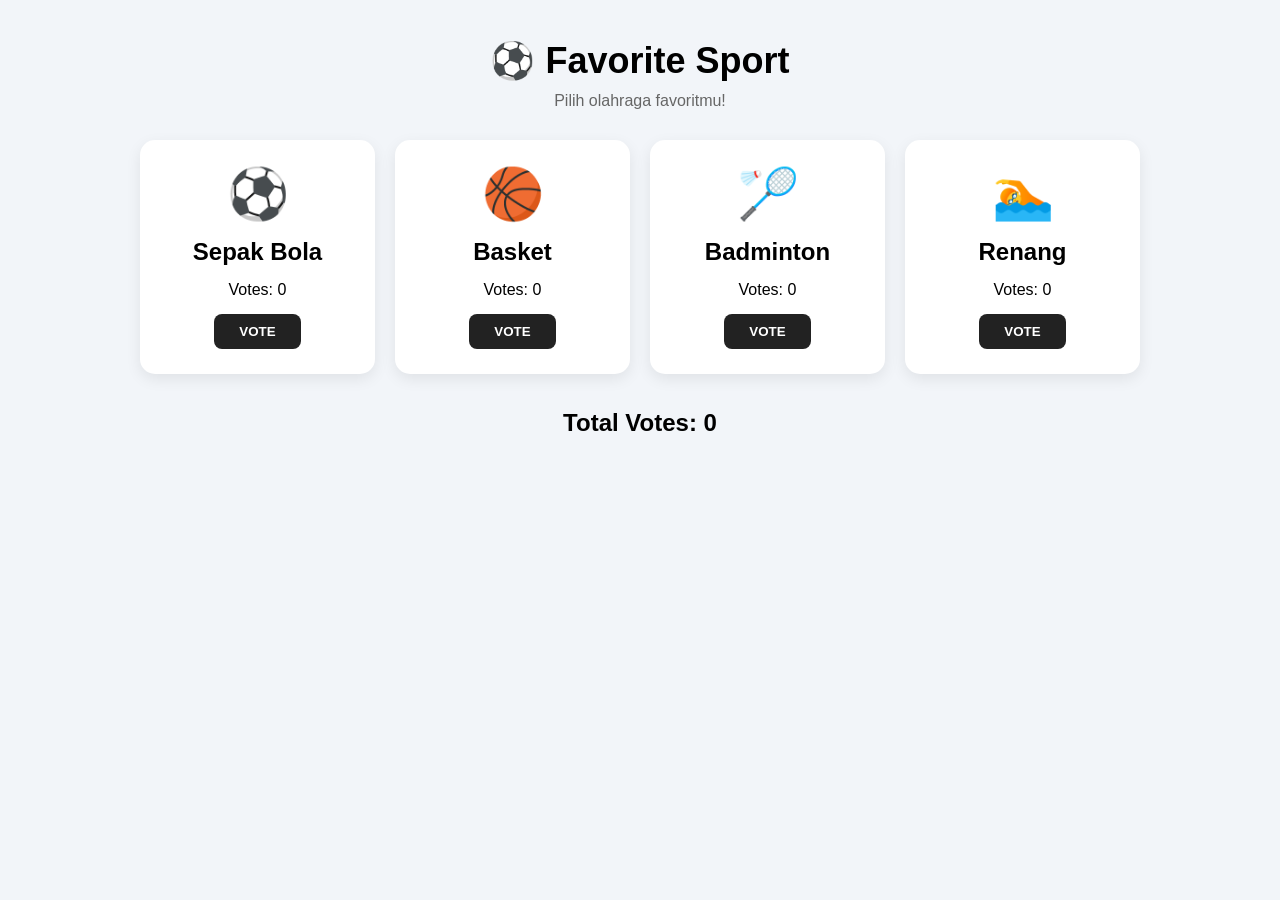
<file: mini-voting-app/index.html>
<!DOCTYPE html>
<html lang="en">
<head>
    <meta charset="UTF-8">
    <meta name="viewport" content="width=device-width, initial-scale=1.0">
    <title>Favorite Sport Voting</title>

    <link rel="stylesheet" href="style.css">
</head>

<body>

    <div class="container">

        <h1>⚽ Favorite Sport</h1>
        <p>Pilih olahraga favoritmu!</p>

        <div class="cards">

            <div class="card">
                <div class="emoji">⚽</div>
                <h2>Sepak Bola</h2>
                <p>Votes: <span id="footballVotes">0</span></p>
                <button id="footballBtn">VOTE</button>
            </div>

            <div class="card">
                <div class="emoji">🏀</div>
                <h2>Basket</h2>
                <p>Votes: <span id="basketballVotes">0</span></p>
                <button id="basketballBtn">VOTE</button>
            </div>

            <div class="card">
                <div class="emoji">🏸</div>
                <h2>Badminton</h2>
                <p>Votes: <span id="badmintonVotes">0</span></p>
                <button id="badmintonBtn">VOTE</button>
            </div>

            <div class="card">
                <div class="emoji">🏊</div>
                <h2>Renang</h2>
                <p>Votes: <span id="swimmingVotes">0</span></p>
                <button id="swimmingBtn">VOTE</button>
            </div>

        </div>

        <h2>Total Votes: <span id="totalVotes">0</span></h2>

        <p id="message"></p>

    </div>

    <script src="script.js"></script>
</body>
</html>
</file>
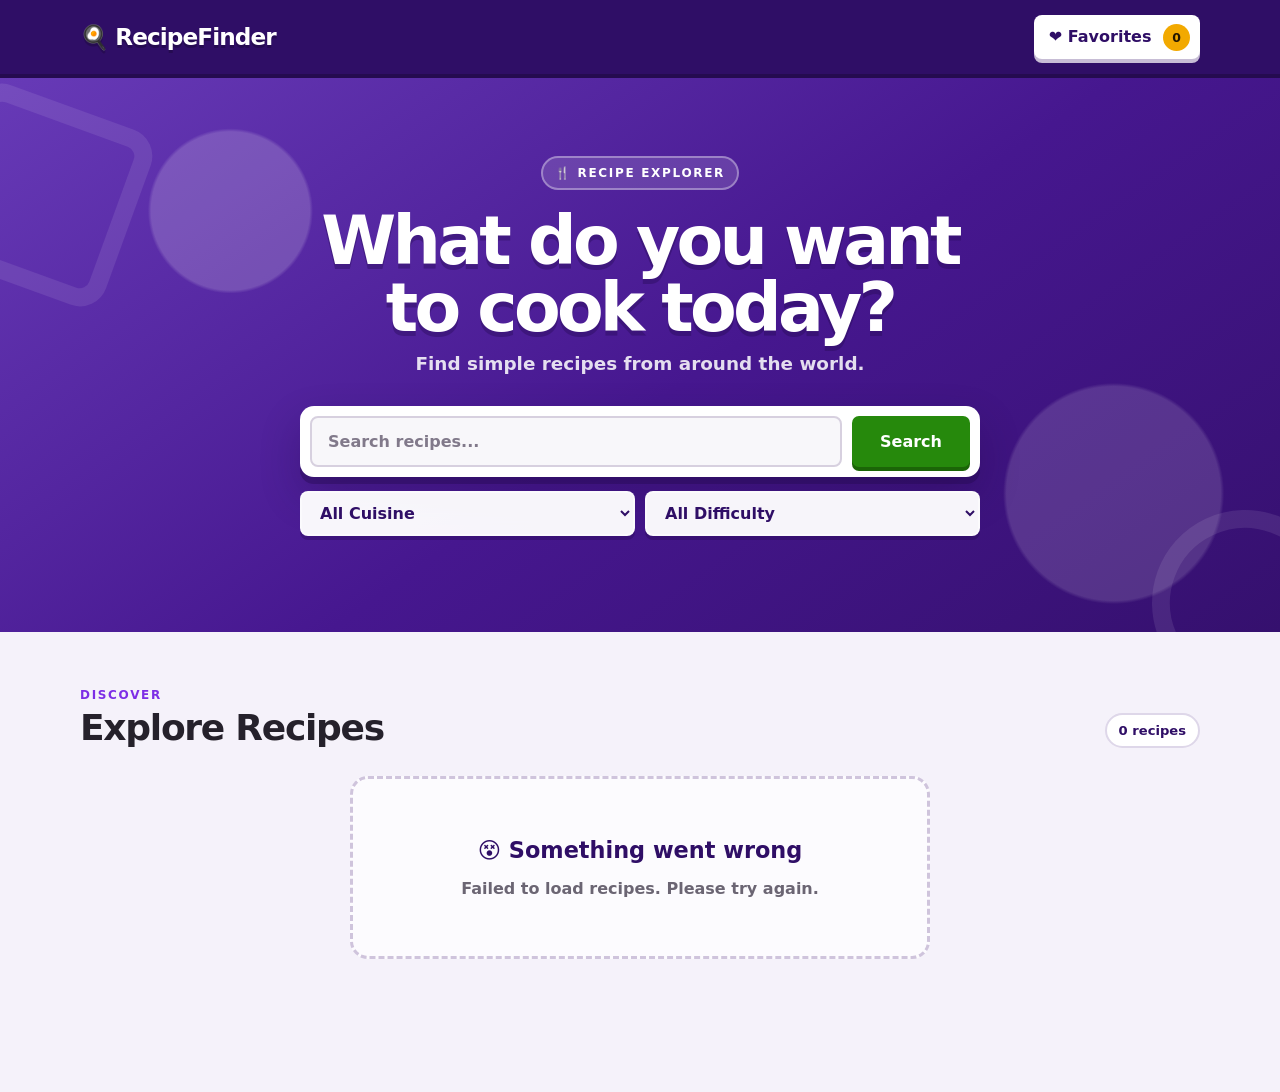
<file: Recipe-Finder/index.html>
<!DOCTYPE html>
<html lang="id">
<head>
  <meta charset="UTF-8">
  <meta name="viewport" content="width=device-width, initial-scale=1.0">
  <title>Recipe Finder</title>
  <link rel="stylesheet" href="style.css">
</head>
<body>
  <header class="navbar">
    <div class="container navbar-content">
      <a href="#" class="brand">🍳 RecipeFinder</a>
      <button id="favorite-button" class="favorite-button">
        ❤️ Favorites <span id="favorite-count">0</span>
      </button>
    </div>
  </header>

  <main>
    <section class="hero">
      <div class="container hero-content">
        <p class="eyebrow">🍴 RECIPE EXPLORER</p>
        <h1>What do you want to cook today?</h1>
        <p class="hero-description">Find simple recipes from around the world.</p>

        <form id="search-form" class="search-form">
          <input type="search" id="search-input" placeholder="Search recipes...">
          <button type="submit">Search</button>
        </form>

        <div class="filters">
          <select id="cuisine-filter">
            <option value="">All Cuisine</option>
          </select>
          <select id="difficulty-filter">
            <option value="">All Difficulty</option>
            <option value="Easy">Easy</option>
            <option value="Medium">Medium</option>
          </select>
        </div>
      </div>
    </section>

    <section class="recipes-section">
      <div class="container">
        <div class="section-header">
          <div>
            <p class="section-label">DISCOVER</p>
            <h2 id="section-title">Explore Recipes</h2>
          </div>
          <div class="results-summary">
            <p id="recipe-count" aria-live="polite">0 recipes</p>
            <button
              id="reset-filter-button"
              class="reset-filter-button"
              type="button"
              hidden
              aria-label="Reset search and filters"
              title="Reset search and filters"
            >
              <span class="reset-emoji" aria-hidden="true">🔄</span>
              <span>Reset</span>
            </button>
          </div>
        </div>

        <div id="loading-state" class="state-message">
          <span class="loader"></span>
          <p>Loading recipes...</p>
        </div>

        <div id="error-state" class="state-message" hidden>
          <h3>😵 Something went wrong</h3>
          <p>Failed to load recipes. Please try again.</p>
        </div>

        <div id="empty-state" class="state-message" hidden>
          <h3>🔍 Recipe not found</h3>
          <p>Try another keyword or filter.</p>
        </div>

        <div id="recipe-grid" class="recipe-grid" hidden></div>
      </div>
    </section>
  </main>

  <dialog id="recipe-dialog">
    <button id="close-dialog" class="close-dialog" aria-label="Close">×</button>
    <div id="dialog-content"></div>
  </dialog>

  <script src="script.js"></script>
</body>
</html>
</file>
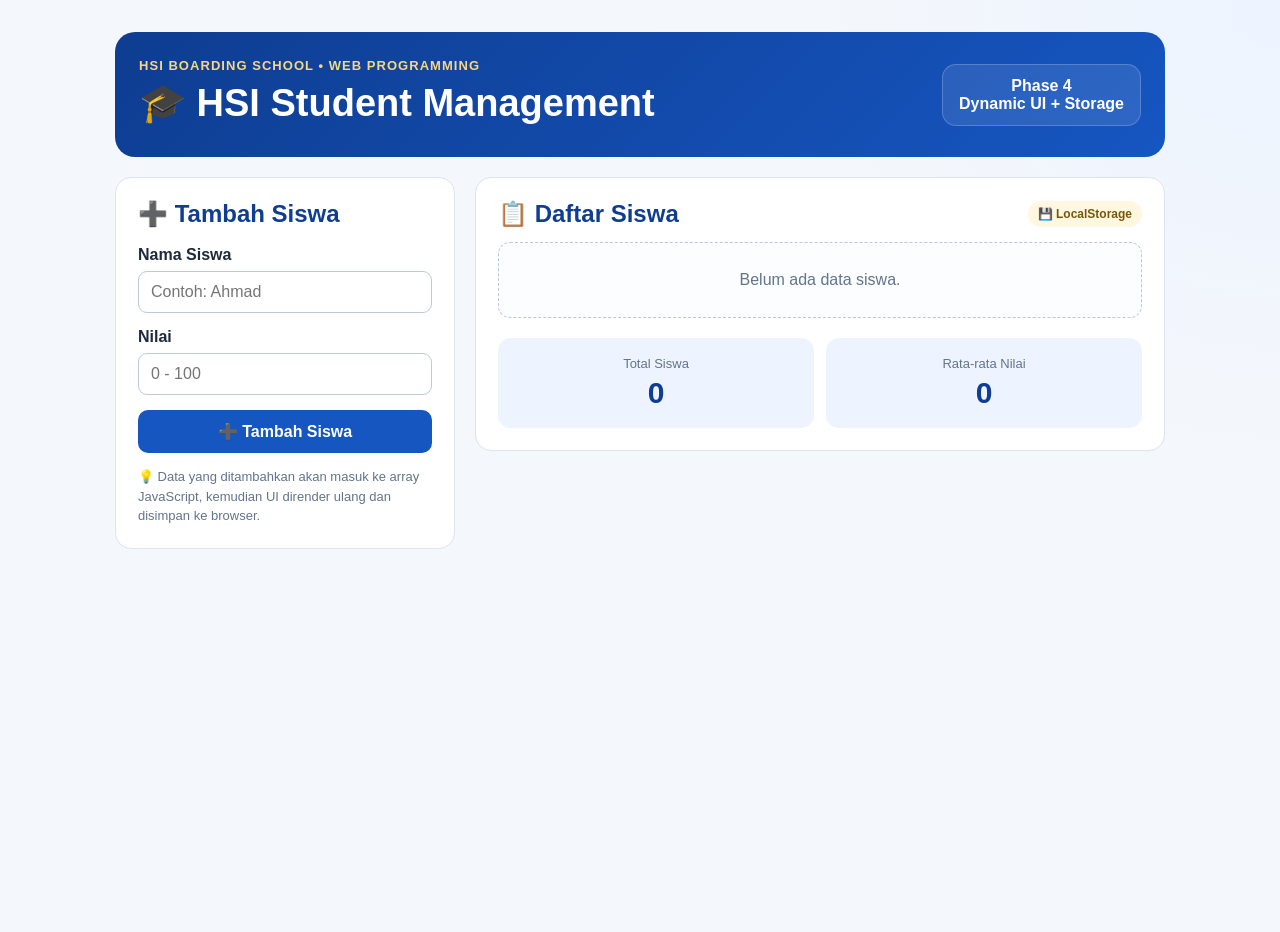
<file: student_crud/template-html&css.html>
<!DOCTYPE html>
<html lang="id">
<head>
  <meta charset="UTF-8">
  <meta name="viewport" content="width=device-width, initial-scale=1.0">
  <title>HSI Student Management</title>
  <style>
    :root {
      --blue:#1656c1; --blue-dark:#0e3d91; --blue-soft:#edf4ff;
      --gold:#b58b2f; --gold-soft:#fff7df; --white:#fff; --bg:#f4f7fb;
      --text:#1e293b; --muted:#64748b; --border:#dbe4f0;
      --danger:#c63737; --danger-soft:#fff0f0; --radius:16px;
    }
    *{box-sizing:border-box}
    body{margin:0;min-height:100vh;font-family:Arial,sans-serif;background:radial-gradient(circle at top right,#edf4ff 0,transparent 30%),var(--bg);color:var(--text)}
    button,input{font:inherit} button{cursor:pointer}
    .page{width:min(1050px,calc(100% - 30px));margin:32px auto 50px}
    .header{display:flex;justify-content:space-between;align-items:center;gap:20px;padding:24px;margin-bottom:20px;color:var(--white);background:linear-gradient(135deg,var(--blue-dark),var(--blue));border-radius:20px}
    .school{display:inline-block;margin-bottom:8px;font-size:13px;font-weight:bold;letter-spacing:.08em;color:#f5d784}
    .header h1{margin:0 0 8px;font-size:clamp(24px,5vw,38px)}
    .header p{margin:0;max-width:650px;line-height:1.5;color:#dbeafe}
    .phase-badge{flex-shrink:0;padding:12px 16px;border:1px solid rgba(255,255,255,.2);border-radius:14px;text-align:center;font-weight:bold;background:rgba(255,255,255,.1)}
    .concept-row{display:grid;grid-template-columns:repeat(4,1fr);gap:10px;margin-bottom:20px}
    .concept{padding:13px;background:var(--white);border:1px solid var(--border);border-radius:13px;text-align:center;font-weight:bold;font-size:14px}
    .concept span{display:block;margin-top:4px;color:var(--muted);font-size:12px;font-weight:normal}
    .app-grid{display:grid;grid-template-columns:340px 1fr;gap:20px;align-items:start}
    .card{background:var(--white);border:1px solid var(--border);border-radius:var(--radius);padding:22px}
    .card h2{margin:0 0 18px;color:var(--blue-dark)}
    label{display:block;margin-bottom:7px;font-weight:bold}
    input{width:100%;padding:11px 12px;margin-bottom:15px;border:1px solid #bcc9d9;border-radius:9px;outline:none}
    input:focus{border-color:var(--blue);box-shadow:0 0 0 3px var(--blue-soft)}
    .primary-btn{width:100%;padding:12px;border:0;border-radius:10px;color:var(--white);background:var(--blue);font-weight:bold}
    .primary-btn:hover{background:var(--blue-dark)}
    .form-note{margin:14px 0 0;color:var(--muted);font-size:13px;line-height:1.5}
    .list-header{display:flex;justify-content:space-between;align-items:center;gap:10px;margin-bottom:14px}
    .list-header h2{margin:0}
    .saved-status{padding:6px 10px;border-radius:999px;color:#76580c;background:var(--gold-soft);font-size:12px;font-weight:bold}
    .student-list{display:grid;gap:10px}
    .student-item{display:grid;grid-template-columns:1fr auto auto;align-items:center;gap:14px;padding:14px;border:1px solid var(--border);border-radius:12px;background:#fbfdff}
    .student-name{font-weight:bold}
    .student-number{display:inline-block;margin-right:7px;color:var(--gold)}
    .score{min-width:58px;padding:7px 10px;border-radius:8px;text-align:center;font-weight:bold;color:var(--blue-dark);background:var(--blue-soft)}
    .delete-btn{border:0;border-radius:8px;padding:8px 10px;color:var(--danger);background:var(--danger-soft);font-weight:bold}
    .empty{padding:28px;border:1px dashed #b9c7d8;border-radius:12px;text-align:center;color:var(--muted);background:#fbfdff}
    .stats{display:grid;grid-template-columns:repeat(2,1fr);gap:12px;margin-top:20px}
    .stat-box{padding:18px;border-radius:13px;text-align:center;color:var(--blue-dark);background:var(--blue-soft)}
    .stat-box span{display:block;margin-bottom:5px;color:var(--muted);font-size:13px}
    .stat-box strong{font-size:30px}
    @media(max-width:800px){.app-grid{grid-template-columns:1fr}.concept-row{grid-template-columns:repeat(2,1fr)}.header{align-items:flex-start;flex-direction:column}}
    @media(max-width:520px){.page{width:min(100% - 18px,1050px);margin-top:15px}.concept-row{grid-template-columns:1fr}.student-item{grid-template-columns:1fr auto}.score{grid-column:2;grid-row:1}.delete-btn{grid-column:1/-1}}
  </style>
  <script src="script.js" defer></script>
</head>
<body>
  <main class="page">
    <header class="header">
      <div>
        <span class="school">HSI BOARDING SCHOOL • WEB PROGRAMMING</span>
        <h1>🎓 HSI Student Management</h1>
      </div>
      <div class="phase-badge">Phase 4<br>Dynamic UI + Storage</div>
    </header>

    <section class="app-grid">
      <section class="card">
        <h2>➕ Tambah Siswa</h2>
        <form id="studentForm">
          <label for="studentName">Nama Siswa</label>
          <input id="studentName" type="text" placeholder="Contoh: Ahmad" autocomplete="off" required>

          <label for="studentScore">Nilai</label>
          <input id="studentScore" type="number" min="0" max="100" placeholder="0 - 100" required>

          <button class="primary-btn" type="submit">➕ Tambah Siswa</button>
        </form>
        <p class="form-note">💡 Data yang ditambahkan akan masuk ke array JavaScript, kemudian UI dirender ulang dan disimpan ke browser.</p>
      </section>

      <section class="card">
        <div class="list-header">
          <h2>📋 Daftar Siswa</h2>
          <span class="saved-status">💾 LocalStorage</span>
        </div>

        <div id="studentList" class="student-list"></div>

        <div class="stats">
          <div class="stat-box"><span>Total Siswa</span><strong id="totalStudents">0</strong></div>
          <div class="stat-box"><span>Rata-rata Nilai</span><strong id="averageScore">0</strong></div>
        </div>
      </section>
    </section>
  </main>
</body>
</html>
</file>
<file: mini-voting-app/style.css>
* {
    box-sizing: border-box;
    margin: 0;
    padding: 0;
}

body {
    font-family: Arial, sans-serif;
    background: #f2f5f9;
    min-height: 100vh;
    padding: 40px 20px;
}

.container {
    max-width: 1000px;
    margin: auto;
    text-align: center;
}

h1 {
    font-size: 36px;
    margin-bottom: 10px;
}

.container > p {
    color: #666;
    margin-bottom: 30px;
}

.cards {
    display: grid;
    grid-template-columns: repeat(4, 1fr);
    gap: 20px;
}

.card {
    background: white;
    padding: 25px 15px;
    border-radius: 15px;
    box-shadow: 0 5px 15px rgba(0, 0, 0, 0.08);
}

.emoji {
    font-size: 50px;
    margin-bottom: 15px;
}

.card h2 {
    margin-bottom: 15px;
}

.card p {
    margin-bottom: 15px;
}

button {
    border: none;
    padding: 10px 25px;
    border-radius: 8px;
    background: #222;
    color: white;
    cursor: pointer;
    font-weight: bold;
}

button:hover {
    opacity: 0.8;
}

.container > h2 {
    margin-top: 35px;
}

#message {
    margin-top: 15px;
    font-weight: bold;
}

@media (max-width: 800px) {
    .cards {
        grid-template-columns: repeat(2, 1fr);
    }
}

@media (max-width: 500px) {
    .cards {
        grid-template-columns: 1fr;
    }
}
</file>
<file: Recipe-Finder/style.css>
:root {
  --purple: #46178f;
  --purple-dark: #2f0e66;
  --purple-light: #7d2ee6;
  --red: #e21b3c;
  --red-dark: #b3132f;
  --blue: #1368ce;
  --blue-dark: #0e4f9f;
  --gold: #f2a900;
  --gold-dark: #bd8300;
  --green: #26890c;
  --green-dark: #1b6507;
  --ink: #25212b;
  --muted: #6b6573;
  --surface: #ffffff;
  --page: #f5f2fa;
  --border: #ded7e9;
  --shadow: 0 5px 0 rgba(39, 13, 78, 0.14), 0 12px 30px rgba(39, 13, 78, 0.1);
  --font: "Arial Rounded MT Bold", "Nunito Sans", Nunito, Inter, system-ui, -apple-system, BlinkMacSystemFont, "Segoe UI", sans-serif;
}

* {
  box-sizing: border-box;
}

html {
  scroll-behavior: smooth;
}

body {
  min-width: 320px;
  margin: 0;
  background: var(--page);
  color: var(--ink);
  font-family: var(--font);
  font-weight: 600;
  -webkit-font-smoothing: antialiased;
}

button,
input,
select {
  font: inherit;
}

button,
select {
  cursor: pointer;
}

button,
input,
select,
a {
  -webkit-tap-highlight-color: transparent;
}

button:focus-visible,
input:focus-visible,
select:focus-visible,
a:focus-visible {
  outline: 4px solid #fff;
  outline-offset: 3px;
  box-shadow: 0 0 0 7px var(--blue);
}

.container {
  width: min(1120px, calc(100% - 40px));
  margin-inline: auto;
}

.navbar {
  position: relative;
  z-index: 10;
  background: var(--purple-dark);
  border-bottom: 4px solid rgba(0, 0, 0, 0.22);
}

.navbar-content {
  min-height: 74px;
  display: flex;
  align-items: center;
  justify-content: space-between;
  gap: 20px;
}

.brand {
  color: #fff;
  text-decoration: none;
  font-size: clamp(1.15rem, 2vw, 1.45rem);
  font-weight: 900;
  letter-spacing: -0.04em;
  text-shadow: 0 3px 0 rgba(0, 0, 0, 0.2);
}

.favorite-button {
  min-height: 44px;
  padding: 8px 10px 8px 15px;
  border: 0;
  border-radius: 8px;
  background: #fff;
  box-shadow: 0 4px 0 #c7bdd5;
  color: var(--purple-dark);
  font-weight: 900;
  transition: transform 120ms ease, box-shadow 120ms ease;
}

.favorite-button:hover {
  transform: translateY(-2px);
  box-shadow: 0 6px 0 #c7bdd5;
}

.favorite-button:active {
  transform: translateY(4px);
  box-shadow: 0 0 0 #c7bdd5;
}

#favorite-count {
  min-width: 27px;
  height: 27px;
  display: inline-flex;
  align-items: center;
  justify-content: center;
  margin-left: 6px;
  padding-inline: 6px;
  border-radius: 999px;
  background: var(--gold);
  color: #241700;
  font-size: 0.78rem;
  font-weight: 900;
}

.hero {
  position: relative;
  isolation: isolate;
  overflow: hidden;
  padding: 78px 0 96px;
  background:
    radial-gradient(circle at 18% 24%, rgba(255, 255, 255, 0.18) 0 7%, transparent 7.3%),
    radial-gradient(circle at 87% 75%, rgba(255, 255, 255, 0.14) 0 9%, transparent 9.3%),
    linear-gradient(145deg, #673ab7 0%, var(--purple) 54%, #35106e 100%);
  color: #fff;
}

.hero::before,
.hero::after {
  content: "";
  position: absolute;
  z-index: -1;
  width: 150px;
  height: 150px;
  border: 18px solid rgba(255, 255, 255, 0.09);
  transform: rotate(20deg);
}

.hero::before {
  top: 24px;
  left: -52px;
  border-radius: 28px;
}

.hero::after {
  right: -58px;
  bottom: -64px;
  border-radius: 50%;
}

.hero-content {
  max-width: 800px;
  text-align: center;
}

.eyebrow,
.section-label {
  margin: 0;
  font-size: 0.75rem;
  font-weight: 900;
  letter-spacing: 0.14em;
}

.eyebrow {
  width: fit-content;
  margin-inline: auto;
  padding: 8px 12px;
  border: 2px solid rgba(255, 255, 255, 0.35);
  border-radius: 999px;
  background: rgba(255, 255, 255, 0.14);
  color: #fff;
}

.hero h1 {
  max-width: 760px;
  margin: 18px auto 12px;
  font-size: clamp(2.35rem, 6vw, 4.25rem);
  font-weight: 900;
  line-height: 0.98;
  letter-spacing: -0.055em;
  text-wrap: balance;
  text-shadow: 0 5px 0 rgba(34, 8, 77, 0.35);
}

.hero-description {
  margin: 0;
  color: rgba(255, 255, 255, 0.86);
  font-size: clamp(1rem, 2vw, 1.15rem);
  font-weight: 700;
}

.search-form {
  max-width: 680px;
  display: flex;
  gap: 10px;
  margin: 32px auto 14px;
  padding: 10px;
  border-radius: 14px;
  background: #fff;
  box-shadow: 0 7px 0 rgba(34, 8, 77, 0.38), 0 18px 40px rgba(24, 5, 55, 0.24);
}

.search-form input {
  min-width: 0;
  flex: 1;
  padding: 14px 16px;
  border: 2px solid #d7d0df;
  border-radius: 8px;
  outline: none;
  background: #f8f7fa;
  color: var(--ink);
  font-weight: 700;
  transition: border-color 150ms ease, background 150ms ease;
}

.search-form input::placeholder {
  color: #81798a;
}

.search-form input:focus {
  border-color: var(--blue);
  background: #fff;
}

.search-form button,
.detail-button {
  border: 0;
  border-radius: 7px;
  color: #fff;
  font-weight: 900;
  transition: transform 100ms ease, filter 150ms ease, box-shadow 100ms ease;
}

.search-form button {
  min-width: 118px;
  padding: 0 24px;
  background: var(--green);
  box-shadow: 0 4px 0 var(--green-dark);
}

.search-form button:hover,
.detail-button:hover {
  filter: brightness(1.08);
  transform: translateY(-1px);
}

.search-form button:active,
.detail-button:active {
  transform: translateY(4px);
  box-shadow: none;
}

.filters {
  max-width: 680px;
  display: flex;
  justify-content: center;
  gap: 10px;
  margin-inline: auto;
}

.filters select {
  min-height: 44px;
  flex: 1;
  padding: 10px 38px 10px 14px;
  border: 2px solid rgba(255, 255, 255, 0.48);
  border-radius: 8px;
  background: rgba(255, 255, 255, 0.96);
  color: var(--purple-dark);
  font-weight: 800;
  box-shadow: 0 4px 0 rgba(35, 7, 76, 0.32);
}

.recipes-section {
  position: relative;
  min-height: 460px;
  padding: 56px 0 88px;
}

.section-header {
  display: flex;
  align-items: end;
  justify-content: space-between;
  gap: 24px;
  margin-bottom: 28px;
}

.section-label {
  color: var(--purple-light);
}

.section-header h2 {
  margin: 5px 0 0;
  font-size: clamp(1.7rem, 3vw, 2.25rem);
  font-weight: 900;
  letter-spacing: -0.035em;
}

#recipe-count {
  margin: 0;
  padding: 8px 12px;
  border: 2px solid var(--border);
  border-radius: 999px;
  background: #fff;
  color: var(--purple-dark);
  font-size: 0.82rem;
  font-weight: 900;
  white-space: nowrap;
}

.results-summary {
  display: flex;
  align-items: center;
  gap: 10px;
}

.reset-filter-button {
  display: inline-flex;
  align-items: center;
  justify-content: center;
  gap: 5px;
  min-height: 30px;
  padding: 5px 9px;
  border: 2px solid var(--border);
  border-radius: 7px;
  background: #fff;
  box-shadow: 0 4px 0 #c6bdcf;
  color: var(--purple-dark);
  font: inherit;
  font-size: 0.75rem;
  font-weight: 900;
  cursor: pointer;
  transition: filter 150ms ease, transform 100ms ease, box-shadow 100ms ease;
}

.reset-filter-button:hover {
  filter: brightness(1.03);
  transform: translateY(-1px);
}

.reset-filter-button:hover .reset-emoji {
  transform: rotate(-25deg) scale(1.18);
}

.reset-filter-button:active {
  box-shadow: none;
  transform: translateY(4px);
}

.reset-filter-button[hidden] {
  display: none;
}

.reset-emoji {
  display: inline-block;
  transform-origin: center;
  transition: transform 180ms ease;
}

.recipe-grid {
  display: grid;
  grid-template-columns: repeat(auto-fill, minmax(245px, 1fr));
  gap: 24px;
}

.recipe-card {
  position: relative;
  overflow: hidden;
  display: flex;
  flex-direction: column;
  border: 0;
  border-radius: 14px;
  background: var(--surface);
  box-shadow: var(--shadow);
  transition: transform 180ms ease, box-shadow 180ms ease;
}

.recipe-card::before {
  content: "";
  position: absolute;
  z-index: 2;
  inset: 0 0 auto;
  height: 7px;
  background: var(--red);
}

.recipe-card:nth-child(4n + 2)::before {
  background: var(--blue);
}

.recipe-card:nth-child(4n + 3)::before {
  background: var(--gold);
}

.recipe-card:nth-child(4n + 4)::before {
  background: var(--green);
}

.recipe-card:hover {
  transform: translateY(-7px) rotate(-0.25deg);
  box-shadow: 0 8px 0 rgba(39, 13, 78, 0.14), 0 20px 40px rgba(39, 13, 78, 0.16);
}

.recipe-card:nth-child(even):hover {
  transform: translateY(-7px) rotate(0.25deg);
}

.recipe-image {
  width: 100%;
  height: 190px;
  display: block;
  object-fit: cover;
  background: #e7e0ef;
}

.recipe-body {
  flex: 1;
  display: flex;
  flex-direction: column;
  padding: 19px;
}

.recipe-cuisine {
  width: fit-content;
  display: inline-block;
  margin-bottom: 8px;
  padding: 5px 8px;
  border-radius: 5px;
  background: #eee5ff;
  color: var(--purple);
  font-size: 0.68rem;
  font-weight: 900;
  letter-spacing: 0.07em;
  text-transform: uppercase;
}

.recipe-title {
  margin: 0 0 13px;
  font-size: 1.12rem;
  font-weight: 900;
  line-height: 1.25;
}

.recipe-meta {
  display: flex;
  flex-wrap: wrap;
  gap: 7px;
  margin-bottom: 18px;
  color: #5c5663;
  font-size: 0.75rem;
  font-weight: 800;
}

.recipe-meta span {
  padding: 5px 7px;
  border-radius: 5px;
  background: #f1eef5;
}

.recipe-actions {
  display: flex;
  gap: 9px;
  margin-top: auto;
}

.detail-button {
  min-height: 42px;
  flex: 1;
  padding: 10px;
  background: var(--blue);
  box-shadow: 0 4px 0 var(--blue-dark);
}

.like-button {
  width: 44px;
  min-height: 42px;
  border: 2px solid #d6cede;
  border-radius: 7px;
  background: #fff;
  box-shadow: 0 4px 0 #c6bdcf;
  color: var(--red);
  font-size: 1.25rem;
  transition: transform 100ms ease, background 150ms ease, box-shadow 100ms ease;
}

.like-button:hover {
  background: #fff0f3;
  transform: translateY(-1px);
}

.like-button:active {
  transform: translateY(4px);
  box-shadow: none;
}

.state-message {
  max-width: 580px;
  margin-inline: auto;
  padding: 58px 24px;
  border: 3px dashed #cfc4dc;
  border-radius: 18px;
  background: rgba(255, 255, 255, 0.7);
  text-align: center;
  color: var(--muted);
}

.state-message h3 {
  margin: 0 0 8px;
  color: var(--purple-dark);
  font-size: 1.4rem;
  font-weight: 900;
}

.state-message p {
  margin-bottom: 0;
}

.loader {
  width: 44px;
  height: 44px;
  display: inline-block;
  border: 6px solid #ded4ed;
  border-top-color: var(--purple);
  border-radius: 50%;
  animation: spin 0.8s linear infinite;
}

@keyframes spin {
  to {
    transform: rotate(360deg);
  }
}

dialog {
  width: min(720px, calc(100% - 28px));
  max-height: min(90vh, 860px);
  padding: 0;
  border: 0;
  border-radius: 16px;
  overflow: auto;
  background: #fff;
  color: var(--ink);
  box-shadow: 0 12px 0 rgba(29, 8, 61, 0.38), 0 30px 80px rgba(20, 4, 45, 0.45);
  animation: dialog-pop 180ms ease-out;
}

dialog::backdrop {
  background: rgba(31, 8, 66, 0.78);
  backdrop-filter: blur(4px);
}

@keyframes dialog-pop {
  from {
    opacity: 0;
    transform: scale(0.95) translateY(14px);
  }
}

.close-dialog {
  position: absolute;
  z-index: 3;
  top: 14px;
  right: 14px;
  width: 42px;
  height: 42px;
  display: grid;
  place-items: center;
  padding: 0 0 3px;
  border: 0;
  border-radius: 8px;
  background: #fff;
  box-shadow: 0 4px 0 #bdb4c8, 0 5px 14px rgba(0, 0, 0, 0.18);
  color: var(--purple-dark);
  font-size: 1.75rem;
  font-weight: 900;
  line-height: 1;
}

.close-dialog:active {
  transform: translateY(4px);
  box-shadow: none;
}

.dialog-image {
  width: 100%;
  height: 310px;
  display: block;
  object-fit: cover;
  background: #e7e0ef;
}

.dialog-body {
  padding: 30px;
}

.dialog-body h2 {
  margin: 2px 0 14px;
  color: var(--purple-dark);
  font-size: clamp(1.7rem, 4vw, 2.4rem);
  font-weight: 900;
  line-height: 1.08;
  letter-spacing: -0.04em;
}

.dialog-meta {
  display: flex;
  flex-wrap: wrap;
  gap: 8px;
  color: #4f4856;
  font-size: 0.84rem;
  font-weight: 800;
}

.dialog-meta span {
  padding: 7px 9px;
  border-radius: 6px;
  background: #f0ecf4;
}

.dialog-body h3 {
  margin: 28px 0 10px;
  color: var(--purple-dark);
  font-size: 1.15rem;
  font-weight: 900;
}

.ingredients {
  display: grid;
  grid-template-columns: repeat(2, minmax(0, 1fr));
  gap: 8px 26px;
  margin: 0;
  padding-left: 21px;
  line-height: 1.55;
}

.ingredients li::marker {
  color: var(--green);
}

.instructions {
  line-height: 1.7;
}

.instructions p {
  margin: 0 0 10px;
  padding: 12px 14px;
  border-left: 5px solid var(--blue);
  border-radius: 0 8px 8px 0;
  background: #f4f8fd;
}

.instructions p:nth-child(4n + 2) {
  border-left-color: var(--red);
  background: #fff4f6;
}

.instructions p:nth-child(4n + 3) {
  border-left-color: var(--gold);
  background: #fff9e8;
}

.instructions p:nth-child(4n + 4) {
  border-left-color: var(--green);
  background: #f3faef;
}

@media (max-width: 680px) {
  .container {
    width: min(1120px, calc(100% - 28px));
  }

  .navbar-content {
    min-height: 66px;
  }

  .favorite-button {
    font-size: 0;
  }

  .favorite-button::before {
    content: "❤️";
    font-size: 1rem;
  }

  #favorite-count {
    font-size: 0.75rem;
  }

  .hero {
    padding: 58px 0 72px;
  }

  .hero h1 {
    font-size: clamp(2.25rem, 12vw, 3.4rem);
  }

  .search-form {
    flex-direction: column;
    padding: 9px;
  }

  .search-form button {
    min-height: 48px;
  }

  .filters {
    flex-direction: column;
  }

  .filters select {
    width: 100%;
    flex: none;
  }

  .recipes-section {
    padding: 44px 0 68px;
  }

  .section-header {
    align-items: flex-start;
    flex-direction: column;
    gap: 14px;
  }

  .results-summary {
    width: 100%;
    justify-content: space-between;
  }

  .recipe-grid {
    grid-template-columns: 1fr;
  }

  .recipe-image {
    height: min(58vw, 240px);
  }

  .dialog-image {
    height: 230px;
  }

  .dialog-body {
    padding: 24px 20px 28px;
  }

  .ingredients {
    grid-template-columns: 1fr;
  }
}

@media (prefers-reduced-motion: reduce) {
  html {
    scroll-behavior: auto;
  }

  *,
  *::before,
  *::after {
    scroll-behavior: auto !important;
    animation-duration: 0.01ms !important;
    animation-iteration-count: 1 !important;
    transition-duration: 0.01ms !important;
  }
}
</file>
